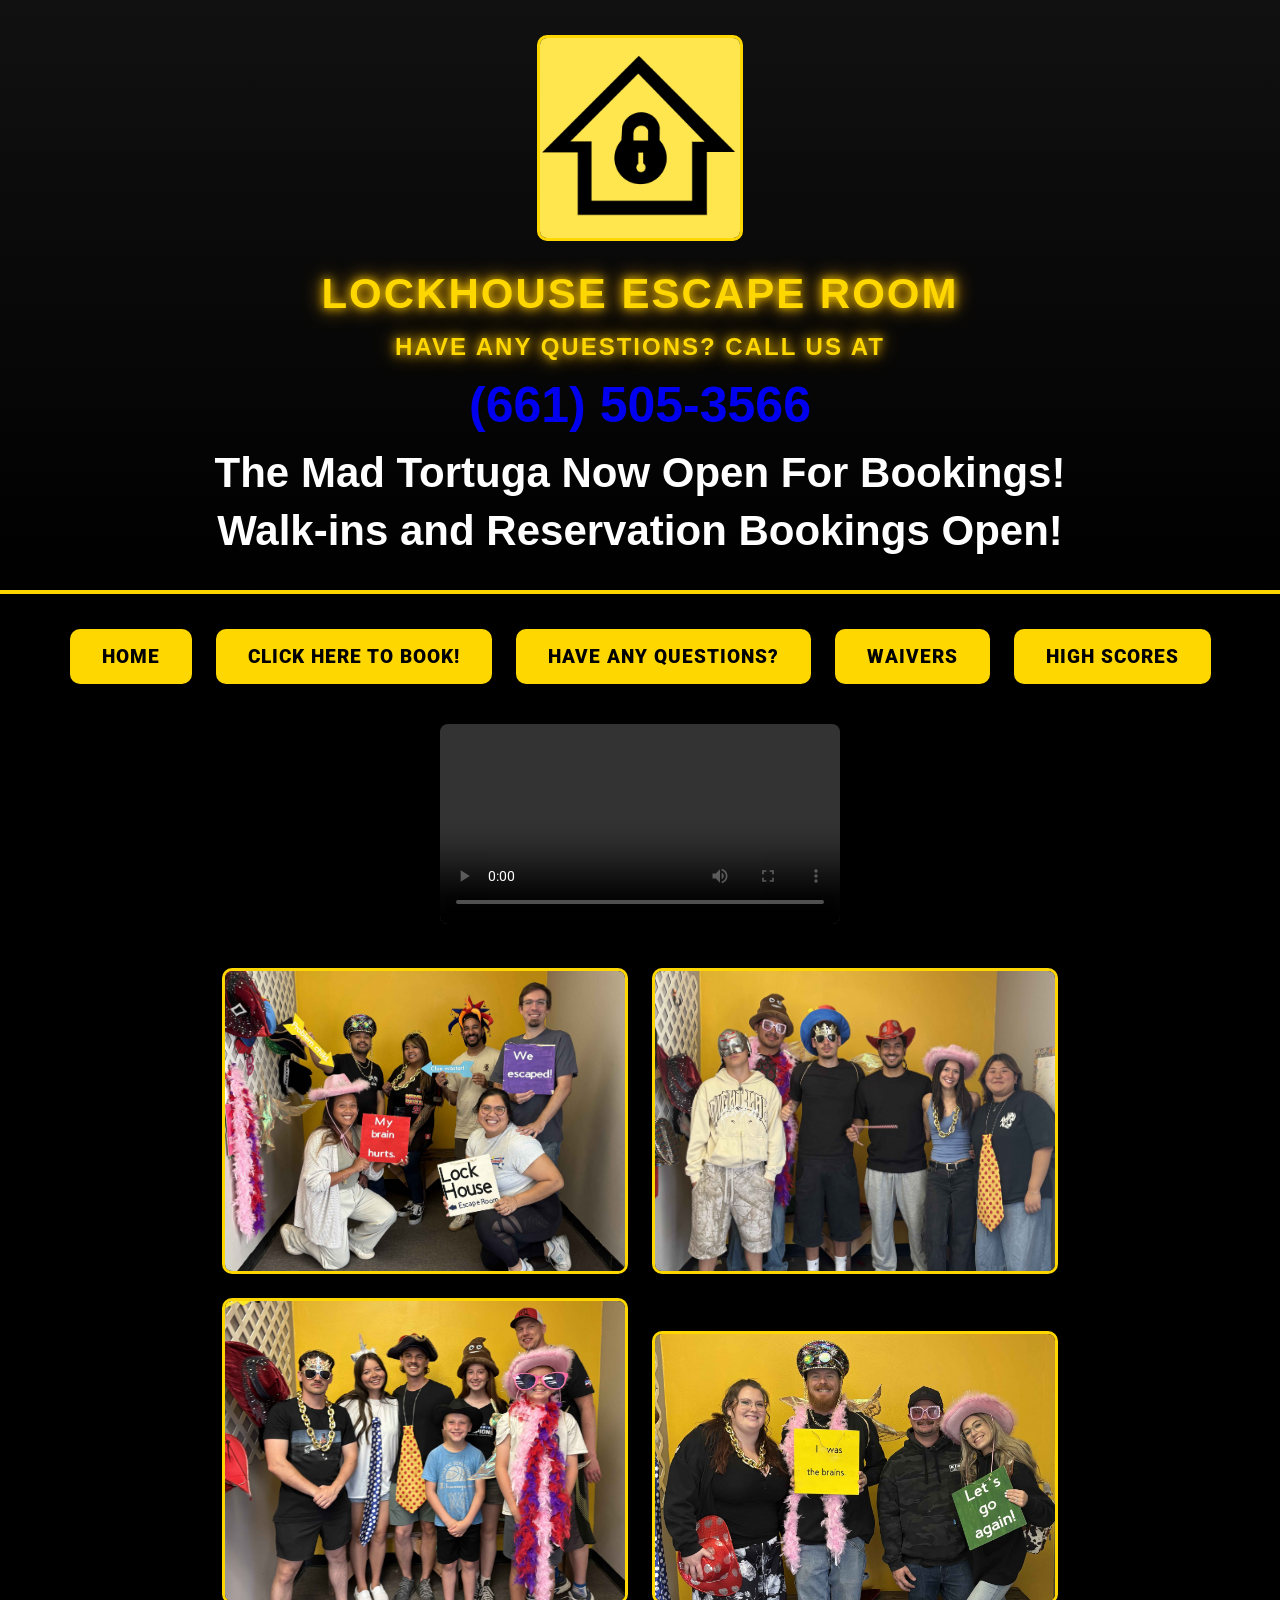
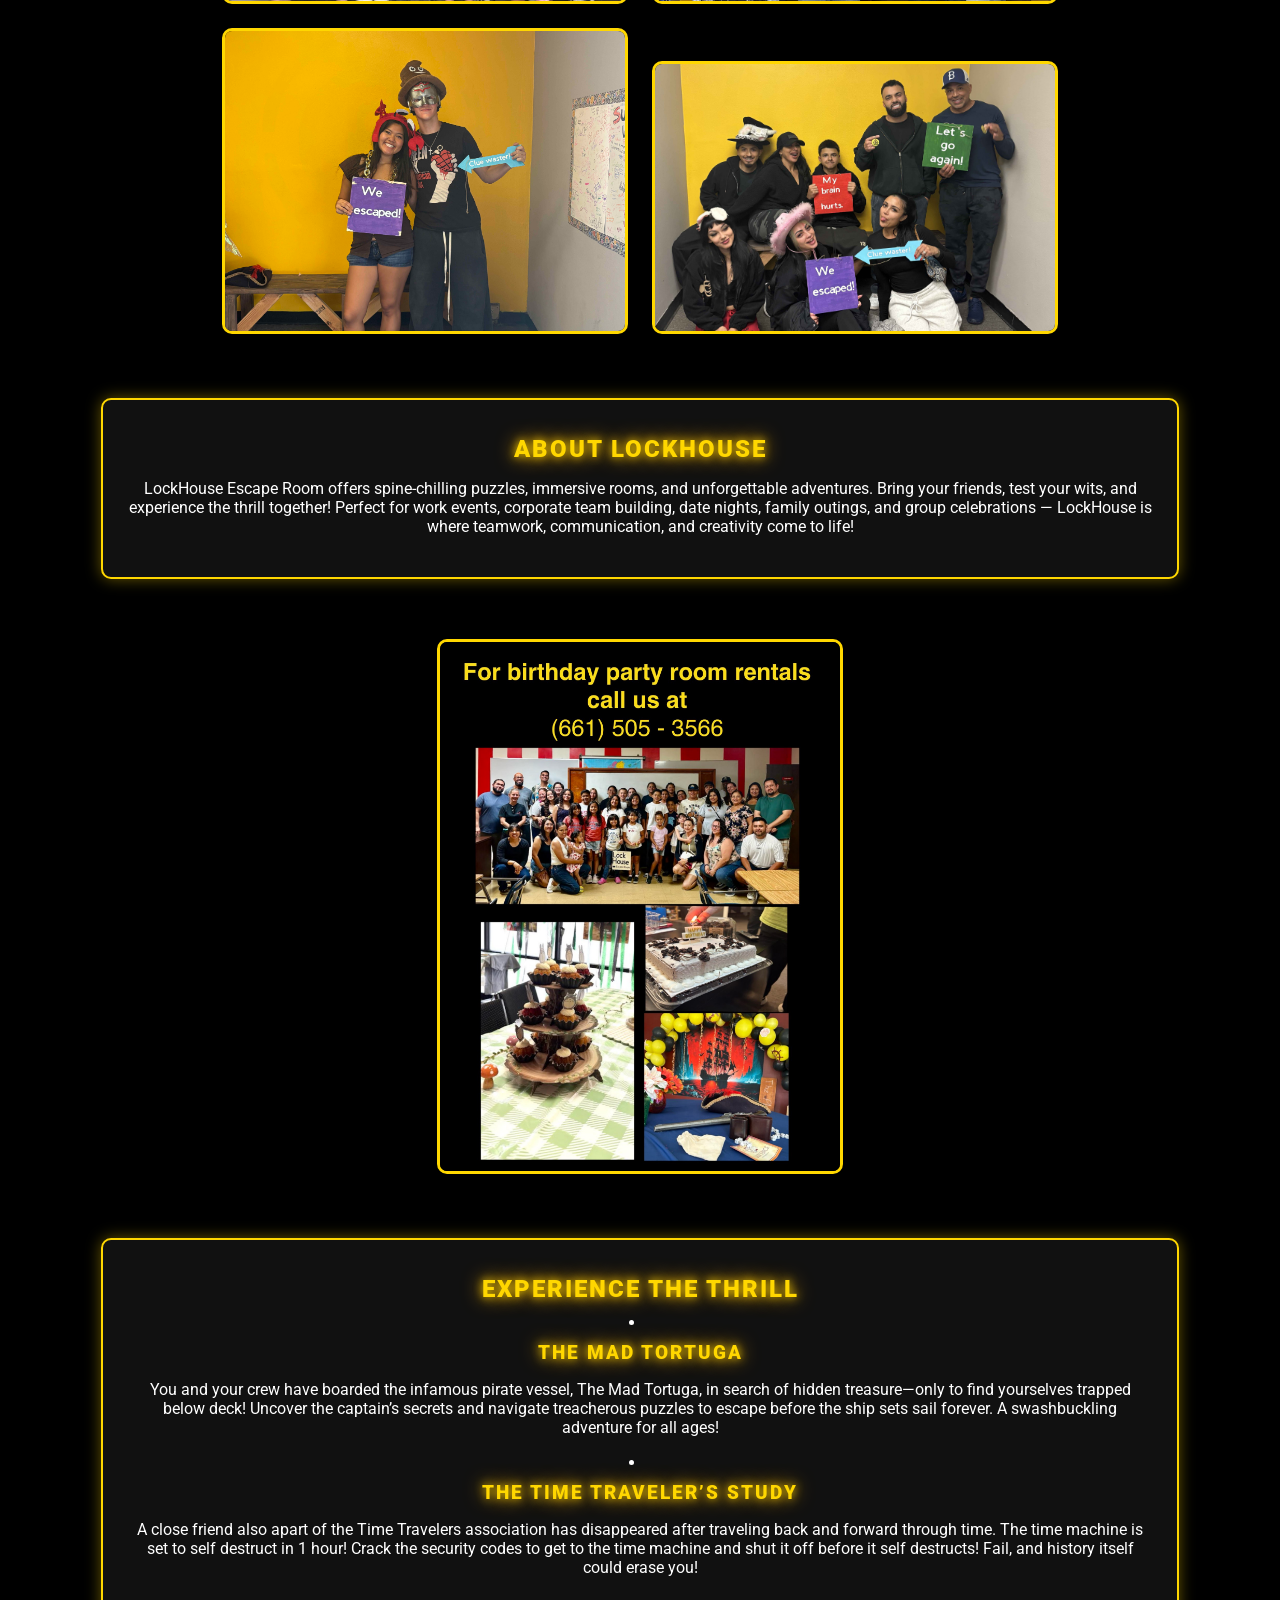
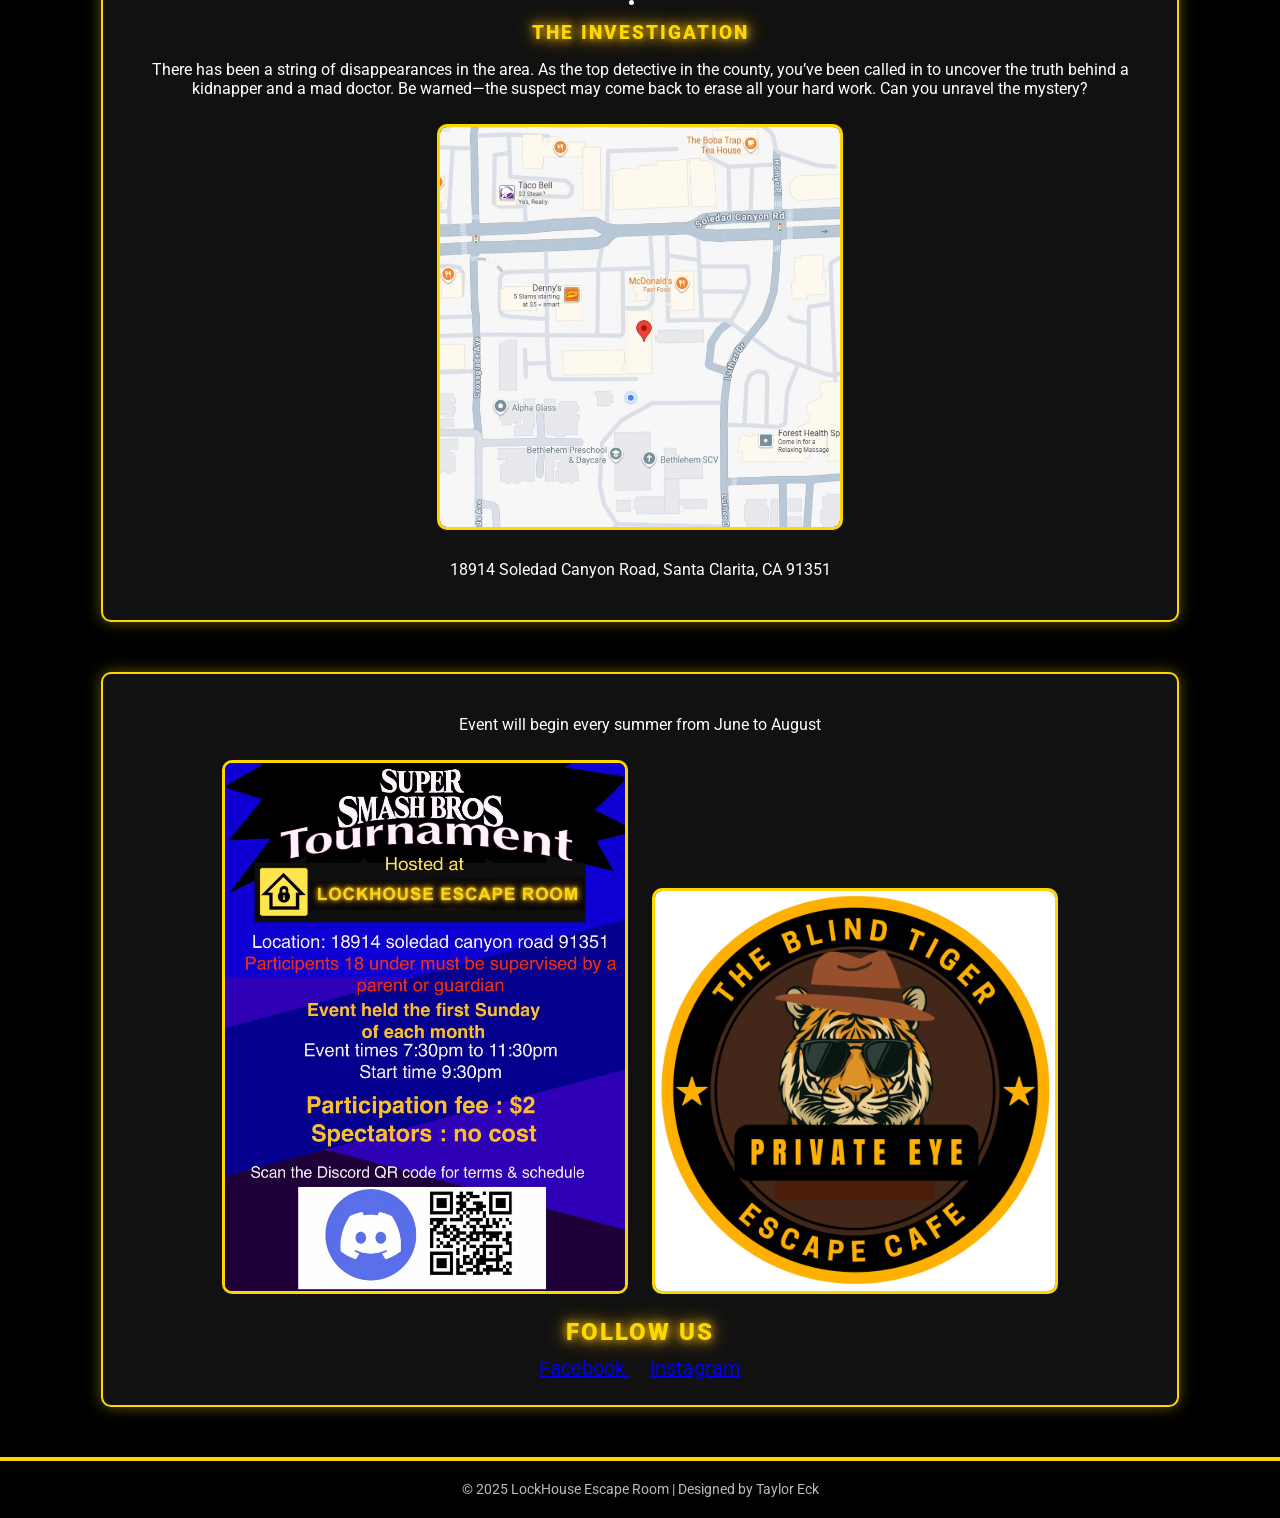
<file: index.html>
<!DOCTYPE html>
<html lang="en">
<head>
  <meta charset="UTF-8">
  <meta name="viewport" content="width=device-width, initial-scale=1.0">
  <title>LockHouse Escape Room</title>

  <!-- Google Font -->
  <link href="https://fonts.googleapis.com/css2?family=Roboto:wght@400;700;900&display=swap" rel="stylesheet">
  <link rel="stylesheet" href="style.css">




</head>

<body>
  <div class="container">

    <!-- HEADER / HERO -->
    <header style="text-align:center; font-family: Arial, sans-serif;">

      <img src="LHlogo.jpg" alt="LockHouse Logo" width="200" />



      <h1 style="font-size:42px; margin:10px 0;">
        <b>LOCKHOUSE ESCAPE ROOM</b>
      </h1>

      <!-- SALE / COUPON SECTION 

      <h2 style="color:red; font-size:40px; margin:15px 0;">
        COUPON
      </h2>

      <h3 style="color:lightseagreen; font-size:36px;">
        <b>LIMITED TIME SALE</b>
      </h3>

      <h2 style="margin-top:20px;">
        <a href="https://bookeo.com/lockhouseescaperoom/?promotion=COFFEE10"
           target="_blank"
           style="color:white; background:red; padding:12px 25px; text-decoration:none; border-radius:6px; font-weight:bold;">
           CLICK HERE!
        </a>
      </h2> -->

      <h2 style="margin-top:15px;">
        Have any questions? Call us at
      </h2>

     <p style="font-size: 50px; font-weight: bold; margin: 15px 0;">
    <a href="tel:+16615053566" style="text-decoration: none; ">(661) 505-3566</a>
</p>



<h4 style="font-size:42px; margin:10px 0;">The Mad Tortuga Now Open For Bookings!</h4>
<h4 style="font-size:42px; margin:10px 0;">Walk-ins and Reservation Bookings Open!</h4>


    </header>
<!-- NAVIGATION -->
<nav class="nav-buttons">
  <a href="index.html" class="nav-btn">Home</a>
  <a href="https://bookeo.com/lockhouseescaperoom" class="nav-btn" target="_blank">Click Here to Book!</a>
  <a href="questions.html" class="nav-btn">Have any questions?</a>
  <a href="waivers.html" class="nav-btn">Waivers</a>
  <a href="high scores.html" class="nav-btn spikey-btn">High Scores</a>
</nav>



<!-- PROMO VIDEO -->
        <div class="video-container" style="text-align:center; margin: 30px 0;">
            <video width="400" style="max-width: 100%; height: auto; border-radius: 8px;" controls>
                <source src="LOCKHOUSE AD.mp4" type="video/mp4">
                Your browser does not support the video tag.
            </video>
        </div>
    </div>
  </div>

  <!-- HIGH SCORES -->

  <img src="LH31.jpg" alt="LH31" width="400" />
  

  <img src="LH30.jpg" alt="LH30" width="400" />
  

<img src="LH32.jpg" alt="LH32" width="400" />
  

  <img src="LH22.jpg" alt="LH22" width="400" />
  
  <img src="LH33.jpg" alt="LH33" width="400" />

  <img src="LH11.jpg" alt="LH11" width="400" />



  <!-- ABOUT SECTION -->
  <section class="about">
    <h2>About LockHouse</h2>
    <p>
      LockHouse Escape Room offers spine-chilling puzzles, immersive rooms,
      and unforgettable adventures. Bring your friends, test your wits,
      and experience the thrill together! Perfect for work events,
      corporate team building, date nights, family outings, and group celebrations —
      LockHouse is where teamwork, communication, and creativity come to life!
    </p>
  </section>

  <img src="birthday.jpg" alt="birthday" width="400" />
 

  <!-- ROOMS -->
  <section class="puzzles">
    <h2>Experience the Thrill</h2>

      <li>
        <h3>The Mad Tortuga</h3>
        <p>
          You and your crew have boarded the infamous pirate vessel, The Mad Tortuga,
          in search of hidden treasure—only to find yourselves trapped below deck!
          Uncover the captain’s secrets and navigate treacherous puzzles to escape
          before the ship sets sail forever. A swashbuckling adventure for all ages!
        </p>
      </li>

      <li>
        <h3>The Time Traveler’s Study</h3>
        <p>
          A close friend also apart of the Time Travelers association has disappeared
          after traveling back and forward through time. The time machine is set to
          self destruct in 1 hour! Crack the security codes to get to the time machine
          and shut it off before it self destructs! Fail, and history itself could erase you!
        </p>
      </li>

      <li>
        <h3>The Investigation</h3>
        <p>
          There has been a string of disappearances in the area. As the top detective
          in the county, you’ve been called in to uncover the truth behind a kidnapper
          and a mad doctor. Be warned—the suspect may come back to erase all your hard
          work. Can you unravel the mystery?
        </p>
      </li>
    </ul>

    <img src="Map (3).jpg" alt="Location Map" width="400">


    <p class="address">
      18914 Soledad Canyon Road, Santa Clarita, CA 91351
    </p>
  </section>

  <!-- SOCIAL MEDIA -->
  <section class="social-links" style="text-align:center; margin-top:40px;">

    

<p>Event will begin every summer from June to August</p>
<img src="SMASH.jpg" alt="advertisments" width="400">

<img src="Blind_Tiger.jpg" alt="advertisments" width="400">

    <h2>Follow Us</h2>

    <a href="https://www.facebook.com/profile.php?id=61581365977867"
       target="_blank"
       style="margin:10px; font-size:20px;">
       Facebook
    </a>

    

    <a href="https://www.instagram.com/lockhouseescaperoom/"
       target="_blank"
       style="margin:10px; font-size:20px;">
       Instagram
    </a>
  </section>

  <!-- FOOTER -->
  <footer>
    <p>&copy; 2025 LockHouse Escape Room | Designed by Taylor Eck</p>
  </footer>

  <script src="script.js"></script>
</body>
</html>
</file>
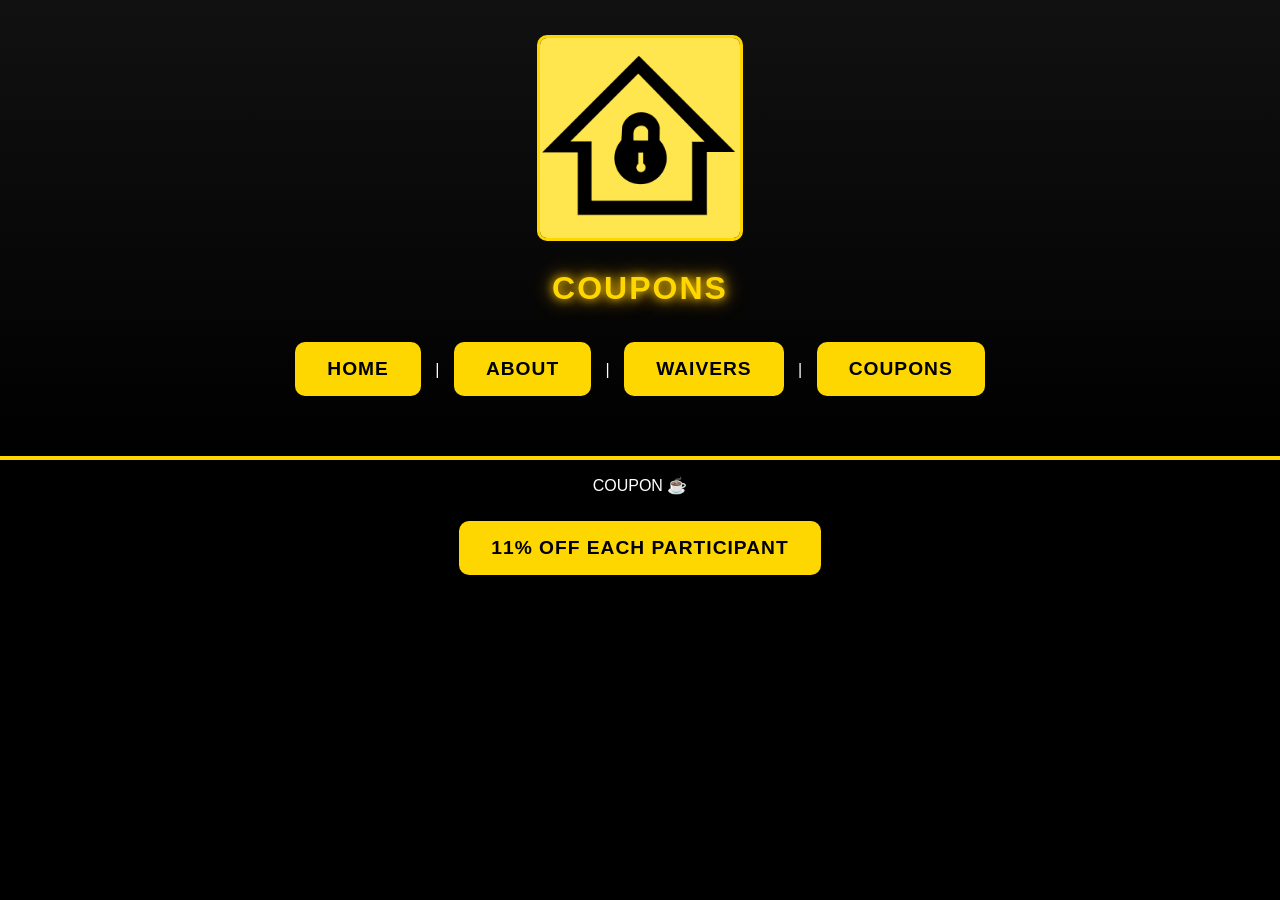
<file: coupons.html>
<!DOCTYPE html>
<html lang="en">
<head>

  <meta charset="UTF-8">
  <meta name="viewport" content="width=device-width, initial-scale=1.0">
  <title>Coupons - LockHouse EscapeRoom</title>

  <link href="https://fonts.googleapis.com/css2?family=Creepster&display=swap" rel="stylesheet">
  <link rel="stylesheet" href="style.css">

</head>
<body>
  <header>
    <img src="LHlogo.jpg" alt="LockHouse Logo" width="200" />
    <h1>Coupons</h1>

    <nav class="nav-buttons">
      <a href="index.html" class="nav-btn">Home</a> |
      <a href="about.html" class="nav-btn">About</a> |
      <a href="waivers.html" class="nav-btn">Waivers</a> |
      <a href="coupon.html" class="nav-btn">Coupons</a>
    </nav>

  </header>

  <main>

    <p>COUPON ☕</p>

    <!-- Coupon link -->
    <a href="https://bookeo.com/lockhouseescaperoom/?promotion=COFFEE10" class="nav-btn" target="_blank">
      11% OFF EACH PARTICIPANT
    </a>

  </main>
</body>
</html>
</file>
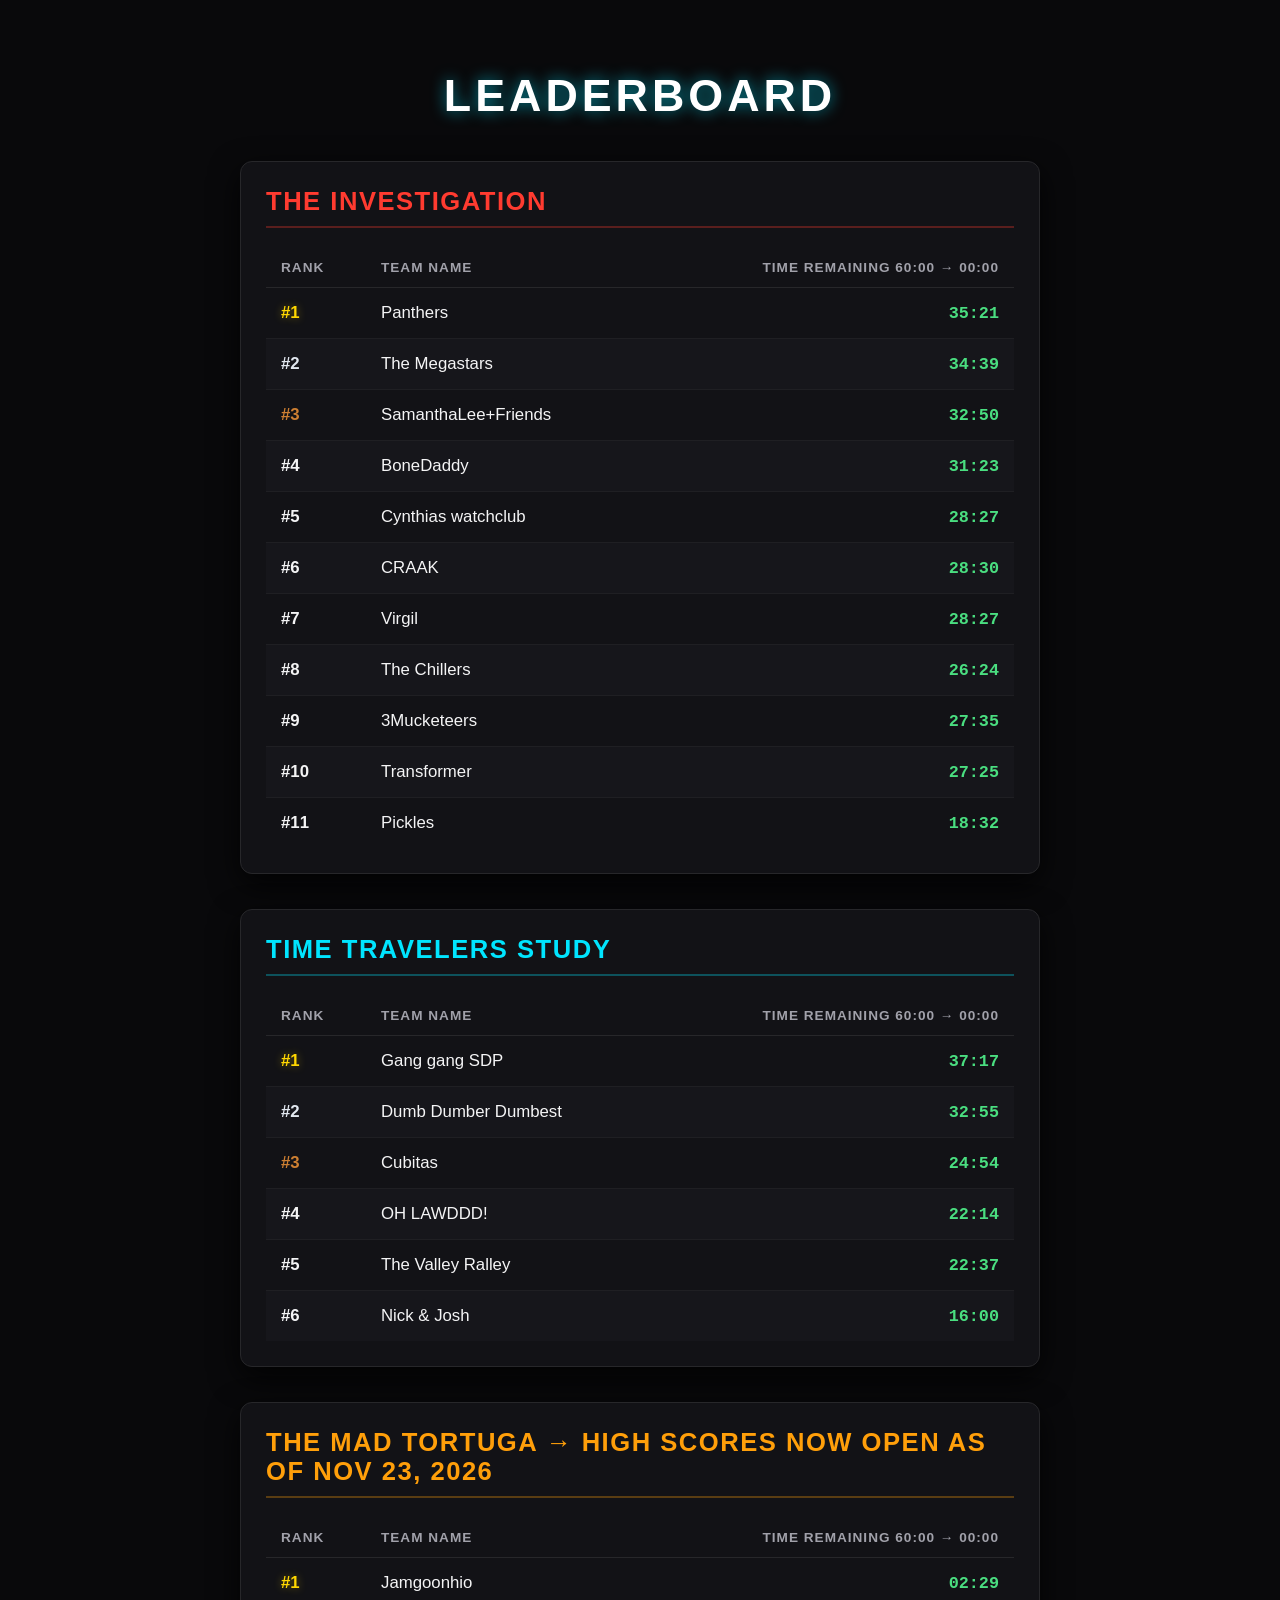
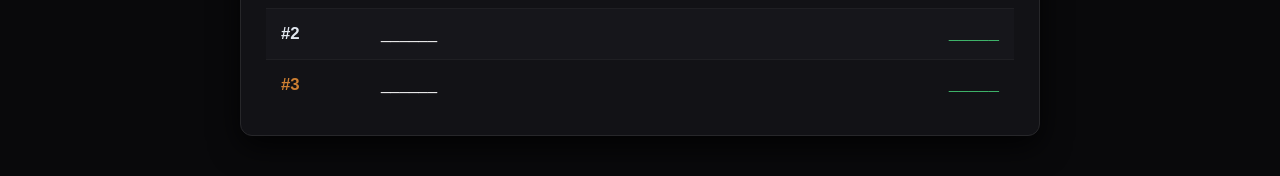
<file: high scores.html>
<!DOCTYPE html>
<html lang="en">
<head>
    <meta charset="UTF-8">
    <meta name="viewport" content="width=device-width, initial-scale=1.0">
    <title>High Scores List</title>
    <style>
        /* Base dark theme styling */
        body {
            background-color: #09090b;
            color: #f4f4f5;
            font-family: 'Segoe UI', Roboto, Helvetica, Arial, sans-serif;
            margin: 0;
            padding: 40px 20px;
            display: flex;
            flex-direction: column;
            align-items: center;
        }

        h1 {
            font-size: 2.8rem;
            text-transform: uppercase;
            letter-spacing: 4px;
            color: #ffffff;
            text-shadow: 0 0 15px rgba(0, 229, 255, 0.6);
            margin-bottom: 40px;
            text-align: center;
        }

        .container {
            width: 100%;
            max-width: 800px;
            display: flex;
            flex-direction: column;
            gap: 35px;
        }

        /* Individual Room Card */
        .room-card {
            background-color: #121216;
            border: 1px solid #27272a;
            border-radius: 12px;
            padding: 25px;
            box-shadow: 0 10px 30px rgba(0, 0, 0, 0.8);
            transition: transform 0.2s ease, border-color 0.2s ease;
        }

        .room-card:hover {
            border-color: #3f3f46;
        }

        .room-title {
            font-size: 1.6rem;
            margin-top: 0;
            margin-bottom: 20px;
            padding-bottom: 10px;
            border-bottom: 2px solid #27272a;
            letter-spacing: 1.5px;
            text-transform: uppercase;
        }

        /* Custom accent colors per room */
        .investigation .room-title { color: #ff3b30; border-bottom-color: rgba(255, 59, 48, 0.3); }
        .timetravel .room-title { color: #00e5ff; border-bottom-color: rgba(0, 229, 255, 0.3); }
        .tortuga .room-title { color: #ff9f0a; border-bottom-color: rgba(255, 159, 10, 0.3); }

        /* Table & Row Styling */
        table {
            width: 100%;
            border-collapse: collapse;
            text-align: left;
        }

        th {
            color: #a1a1aa;
            font-size: 0.85rem;
            text-transform: uppercase;
            letter-spacing: 1px;
            padding: 12px 15px;
            border-bottom: 1px solid #27272a;
        }

        td {
            padding: 15px;
            border-bottom: 1px solid #1f1f23;
            font-size: 1.05rem;
        }

        /* Alternating row shading and hover highlight */
        tbody tr:nth-child(even) {
            background-color: #16161b;
        }

        tbody tr:hover {
            background-color: #1e1e24;
        }

        tbody tr:last-child td {
            border-bottom: none;
        }

        /* Rank Badges */
        .rank {
            font-weight: bold;
            width: 70px;
        }
        .rank-1 { color: #ffd700; text-shadow: 0 0 8px rgba(255, 215, 0, 0.4); } /* Gold */
        .rank-2 { color: #e2e8f0; } /* Silver */
        .rank-3 { color: #cd7f32; } /* Bronze */

        .time {
            font-family: 'Courier New', Courier, monospace;
            font-weight: bold;
            color: #4ade80;
            text-align: right;
        }

        th.time-header {
            text-align: right;
        }
    </style>
</head>
<body>

    <h1>Leaderboard</h1>

    <div class="container">

        <!-- Room 1: The Investigation -->
        <div class="room-card investigation">
            <h2 class="room-title">The Investigation</h2>
            <table>
                <thead>
                    <tr>
                        <th class="rank">Rank</th>
                        <th>Team Name</th>
                        <th class="time-header">Time Remaining 60:00 → 00:00</th>
                    </tr>
                </thead>
                <tbody>
                    <tr>
                        <td class="rank rank-1">#1</td>
                        <td>Panthers</td>
                        <td class="time">35:21</td>
                    </tr>
                    <tr>
                        <td class="rank rank-2">#2</td>
                        <td>The Megastars</td>
                        <td class="time">34:39</td>
                    </tr>

                    <tr>
                        <td class="rank rank-3">#3</td>
                        <td>SamanthaLee+Friends</td>
                        <td class="time">32:50</td>
                    </tr>


                    <tr>
                        <td class="rank rank-4">#4</td>
                        <td>BoneDaddy</td>
                        <td class="time">31:23</td>
                    </tr>

                    <tr>
                        <td class="rank rank-5">#5</td>
                        <td>Cynthias watchclub</td>
                        <td class="time">28:27</td>
                    </tr>

                    <tr>
                        <td class="rank rank-6">#6</td>
                        <td>CRAAK</td>
                        <td class="time">28:30</td>
                    </tr>

                    <tr>
                        <td class="rank rank-7">#7</td>
                        <td>Virgil</td>
                        <td class="time">28:27</td>
                    </tr>

                    <tr>
                        <td class="rank rank-8">#8</td>
                        <td>The Chillers</td>
                        <td class="time">26:24</td>
                    </tr>

                    <tr>
                        <td class="rank rank-9">#9</td>
                        <td>3Mucketeers</td>
                        <td class="time">27:35</td>
                    </tr>

                    <tr>
                        <td class="rank rank-10">#10</td>
                        <td>Transformer</td>
                        <td class="time">27:25</td>
                    </tr>

                    <tr>
                        <td class="rank rank-11">#11</td>
                        <td>Pickles</td>
                        <td class="time">18:32</td>
                    </tr>

<!--

<tr>
                        <td class="rank rank-__">#__</td>
                        <td>______</td>
                        <td class="time">______</td>
                    </tr>
-->


                </tbody>
            </table>
        </div>

        <!-- Room 2: Time Travelers Study -->
        <div class="room-card timetravel">
            <h2 class="room-title">Time Travelers Study</h2>
            <table>
                <thead>
                    <tr>
                        <th class="rank">Rank</th>
                        <th>Team Name</th>
                        <th class="time-header">Time Remaining 60:00 → 00:00</th>
                    </tr>
                </thead>
                <tbody>



                    <tr>
                        <td class="rank rank-1">#1</td>
                        <td>Gang gang SDP</td>
                        <td class="time">37:17</td>
                    </tr>



                    <tr>
                        <td class="rank rank-2">#2</td>
                        <td>Dumb Dumber Dumbest</td>
                        <td class="time">32:55</td>
                    </tr>



                    <tr>
                        <td class="rank rank-3">#3</td>
                        <td>Cubitas</td>
                        <td class="time">24:54</td>
                    </tr>

                     <tr>
                        <td class="rank rank-4">#4</td>
                        <td>OH LAWDDD!</td>
                        <td class="time">22:14</td>
                    </tr>

                    <tr>
                        <td class="rank rank-5">#5</td>
                        <td>The Valley Ralley</td>
                        <td class="time">22:37</td>
                    </tr>


<tr>
                        <td class="rank rank-6">#6</td>
                        <td>Nick & Josh</td>
                        <td class="time">16:00</td>
                    </tr>



<!--

<tr>
                        <td class="rank rank-__">#__</td>
                        <td>______</td>
                        <td class="time">______</td>
                    </tr>

-->




                </tbody>
            </table>
        </div>

        <!-- Room 3: The Mad Tortuga -->
        <div class="room-card tortuga">
            <h2 class="room-title">The Mad Tortuga  →  High scores now open as of Nov 23, 2026</h2>
            <table>
                <thead>
                    <tr>
                        <th class="rank">Rank</th>
                        <th>Team Name</th>
                        <th class="time-header">Time Remaining 60:00 → 00:00</th>
                    </tr>
                </thead>
                <tbody>
                    <tr>
                        <td class="rank rank-1">#1</td>
                        <td>Jamgoonhio</td>
                        <td class="time">02:29</td>
                    </tr>
                    <tr>
                        <td class="rank rank-2">#2</td>
                        <td>______</td>
                        <td class="time">_____</td>
                    </tr>
                    <tr>
                        <td class="rank rank-3">#3</td>
                        <td>______</td>
                        <td class="time">_____</td>

                        <!--

<tr>
                        <td class="rank rank-__">#__</td>
                        <td>______</td>
                        <td class="time">______</td>
                    </tr>
-->
                    </tr>
                </tbody>
            </table>
        </div>

    </div>

</body>
</html>
</file>
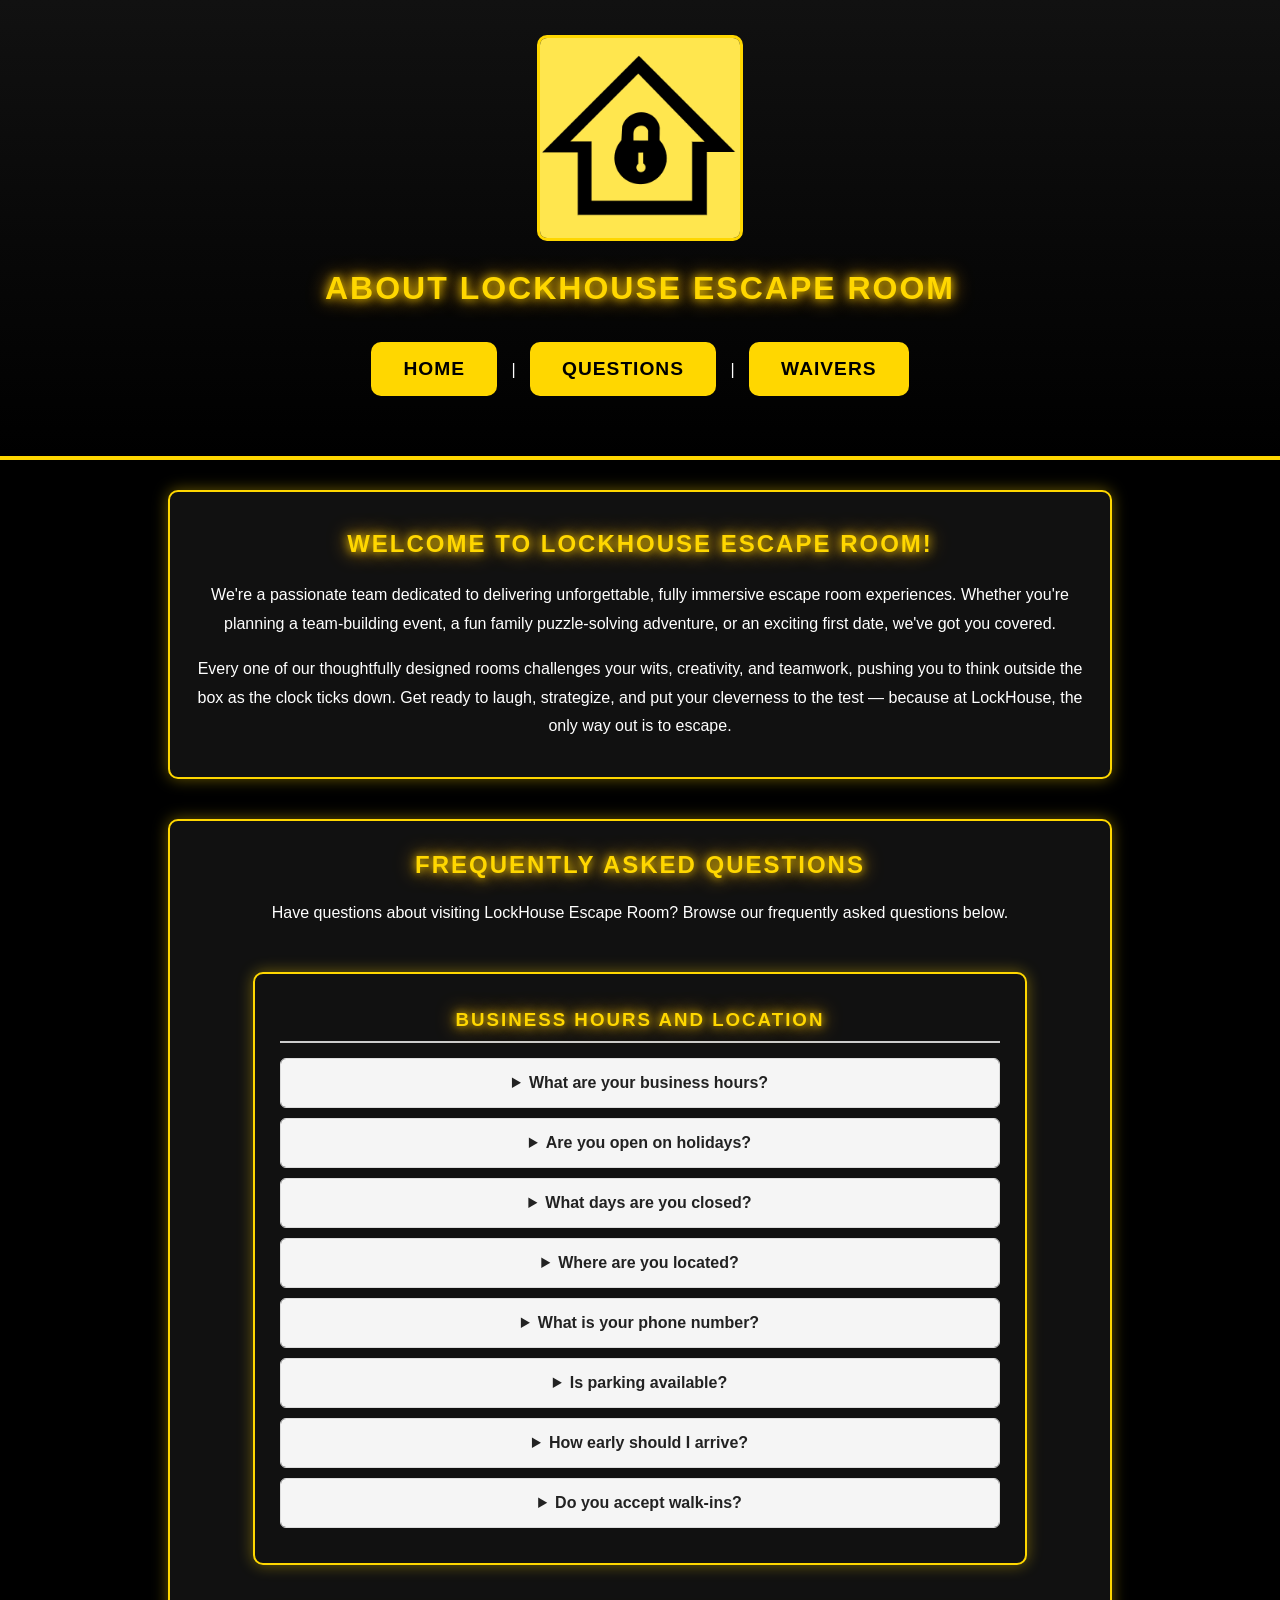
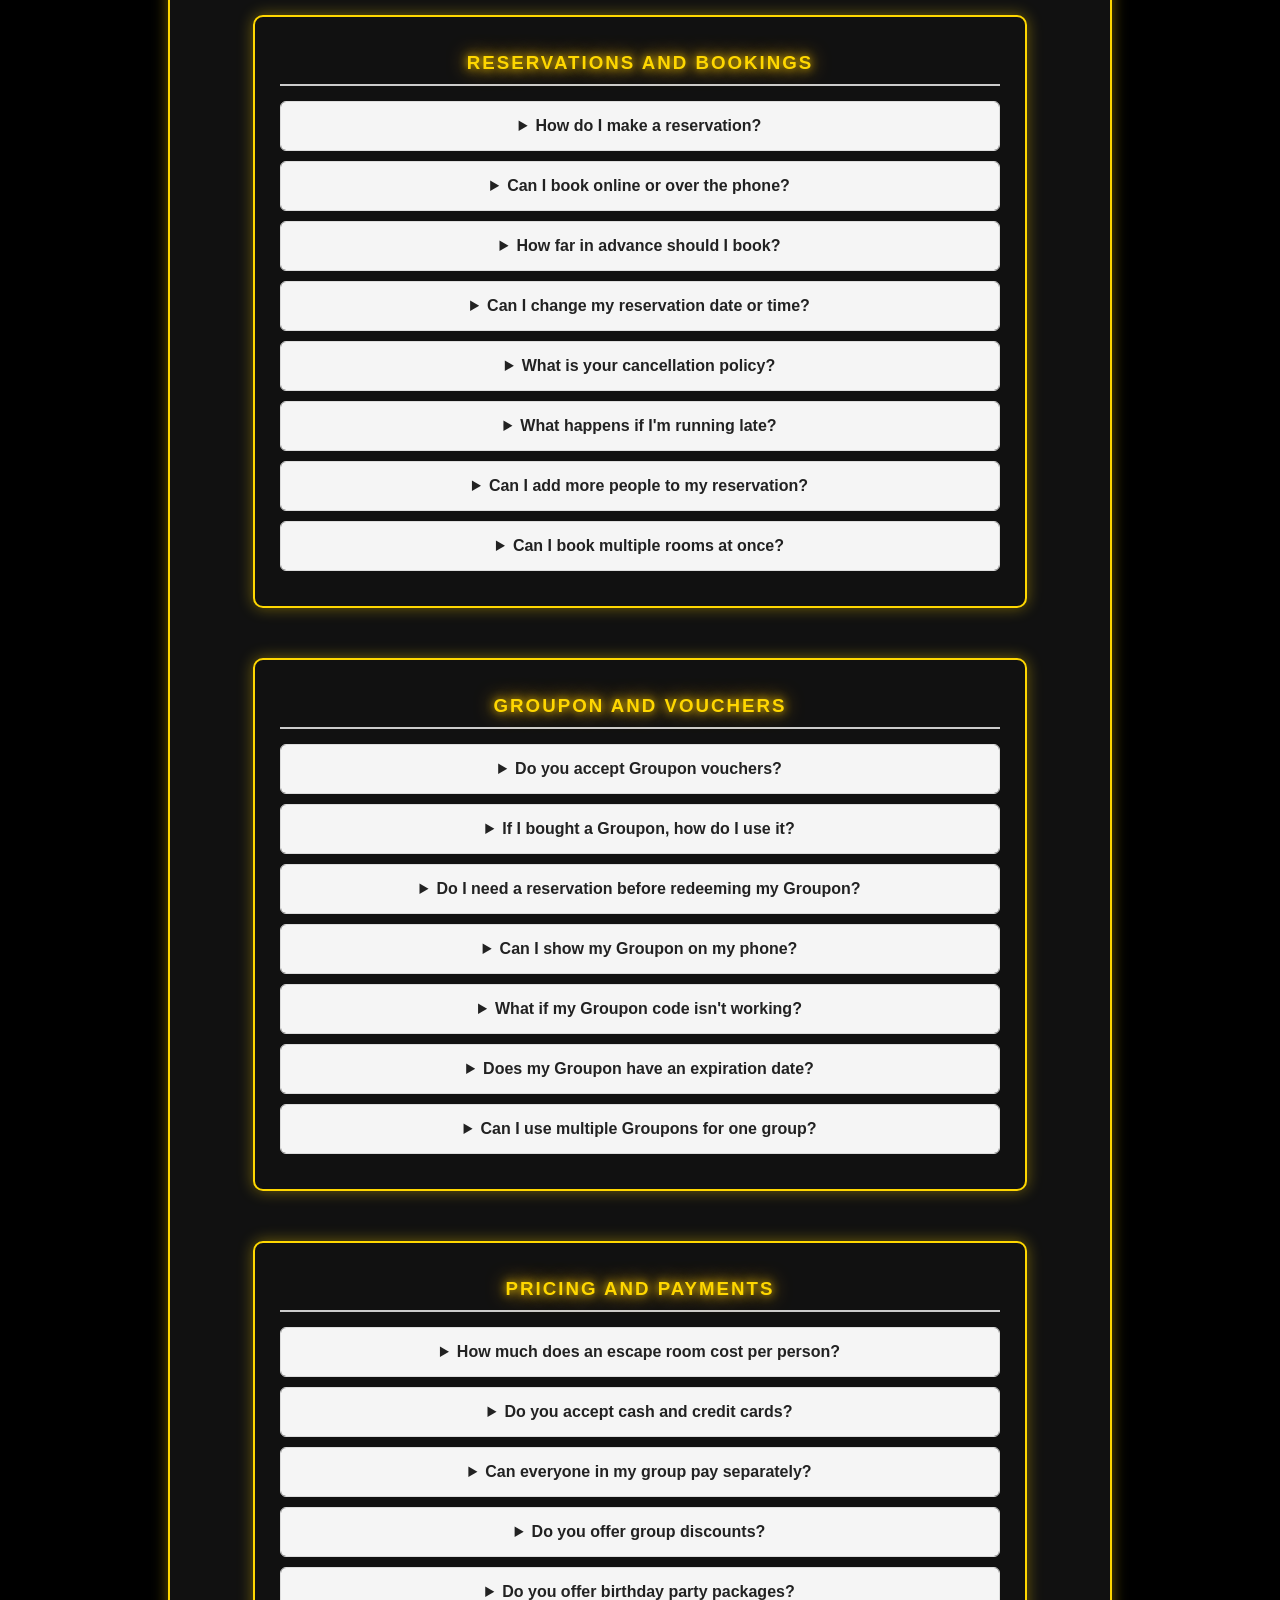
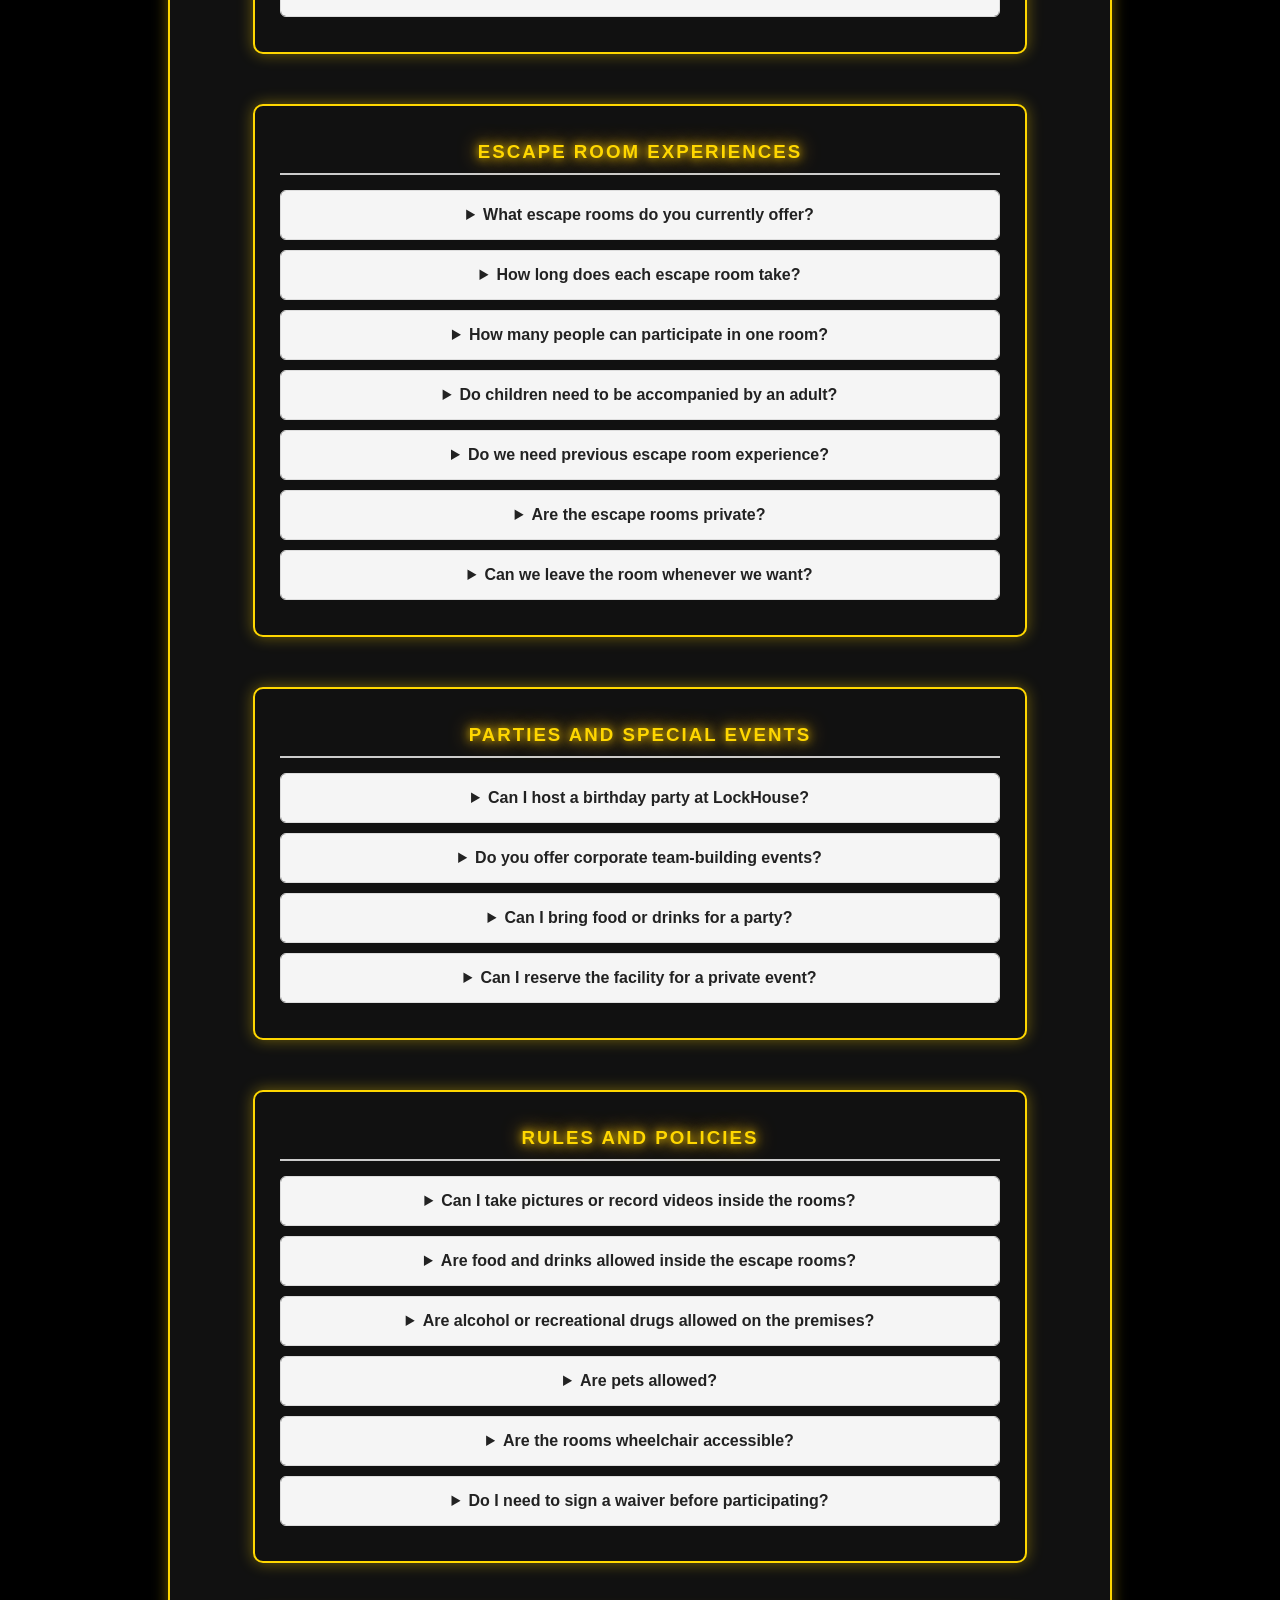
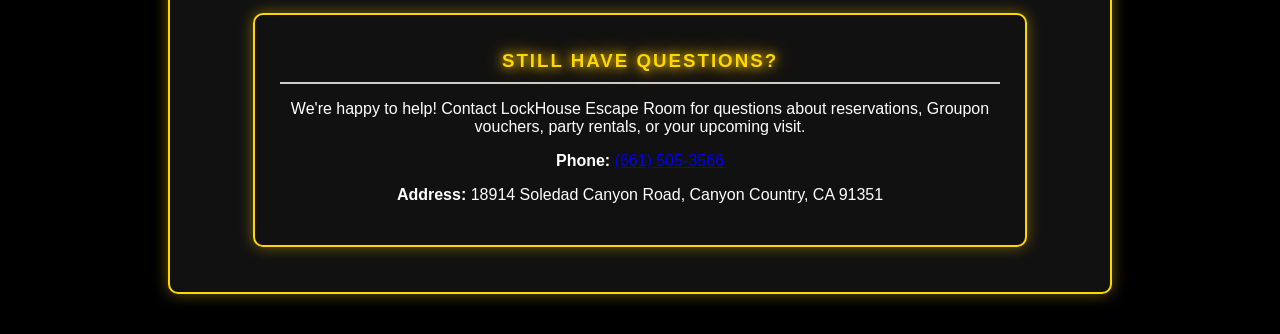
<file: questions.html>
<!DOCTYPE html>
<html lang="en">
<head>
  <meta charset="UTF-8">
  <meta name="viewport" content="width=device-width, initial-scale=1.0">

  <title>About & FAQ - LockHouse Escape Room</title>

  <link href="https://fonts.googleapis.com/css2?family=Creepster&display=swap" rel="stylesheet">
  <link rel="stylesheet" href="style.css">

  <style>
    .faq-container {
      max-width: 900px;
      margin: 40px auto;
      padding: 20px;
    }

    .faq-container h2 {
      text-align: center;
      margin-bottom: 25px;
    }

    .faq-category {
      margin-bottom: 25px;
    }

    .faq-category h3 {
      border-bottom: 2px solid #ccc;
      padding-bottom: 10px;
      margin-bottom: 15px;
    }

    .faq-item {
      margin-bottom: 10px;
      border: 1px solid #ddd;
      border-radius: 6px;
      overflow: hidden;
      background: #fff;
    }

    .faq-item summary {
      padding: 15px;
      cursor: pointer;
      font-weight: bold;
      color: #222;
      background: #f5f5f5;
    }

    .faq-item summary:hover {
      background: #e8e8e8;
    }

    .faq-answer {
      padding: 15px;
      line-height: 1.6;
      color: #333;
    }

    .faq-answer a {
      color: #0056b3;
    }

    .about-section {
      max-width: 900px;
      margin: 30px auto;
      padding: 20px;
      line-height: 1.8;
    }

    .comment-section-container {
      margin-top: 40px;
      padding-top: 20px;
      border-top: 2px dashed #ccc;
      max-width: 600px;
    }

    .comment-box {
      background: #fff;
      padding: 15px;
      border-radius: 8px;
      box-shadow: 0 2px 4px rgba(0,0,0,0.1);
      margin-bottom: 20px;
    }

    .comment-box textarea {
      width: 100%;
      height: 80px;
      padding: 10px;
      box-sizing: border-box;
      border: 1px solid #ccc;
      border-radius: 4px;
      resize: vertical;
      font-family: sans-serif;
    }

    .comment-box button {
      margin-top: 10px;
      padding: 8px 15px;
      background-color: #007bff;
      color: white;
      border: none;
      border-radius: 4px;
      cursor: pointer;
    }

    .comment-box button:hover {
      background-color: #0056b3;
    }

    .comment-list {
      margin-top: 20px;
    }

    .comment-item {
      background: #fff;
      padding: 15px;
      border-radius: 8px;
      box-shadow: 0 1px 3px rgba(0,0,0,0.1);
      margin-bottom: 10px;
    }

    .comment-text {
      margin: 0 0 10px 0;
      color: #333;
    }

    .action-buttons {
      display: flex;
      gap: 15px;
    }

    .like-btn,
    .dislike-btn {
      background: none;
      color: #555;
      border: 1px solid #ccc;
      padding: 4px 10px;
      font-size: 14px;
      cursor: pointer;
      border-radius: 4px;
    }

    .like-btn:hover {
      background-color: #e2f0d9;
      color: #385723;
    }

    .dislike-btn:hover {
      background-color: #fce4d6;
      color: #c65911;
    }

    @media (max-width: 600px) {
      .faq-container,
      .about-section {
        padding: 12px;
      }

      .faq-item summary {
        padding: 12px;
      }
    }
  </style>
</head>

<body>

  <header>
    <img src="LHlogo.jpg" alt="LockHouse Logo" width="200">

    <h1>About LockHouse Escape Room</h1>

    <nav class="nav-buttons">
      <a href="index.html" class="nav-btn">Home</a> |
      <a href="questions.html" class="nav-btn">Questions</a> |
      <a href="waivers.html" class="nav-btn">Waivers</a>
    </nav>
  </header>

  <main>

    <!-- ABOUT SECTION -->

    <section class="about-section">
      <h2>Welcome to LockHouse Escape Room!</h2>

      <p>
        We're a passionate team dedicated to delivering unforgettable,
        fully immersive escape room experiences. Whether you're planning
        a team-building event, a fun family puzzle-solving adventure, or
        an exciting first date, we've got you covered.
      </p>

      <p>
        Every one of our thoughtfully designed rooms challenges your
        wits, creativity, and teamwork, pushing you to think outside
        the box as the clock ticks down. Get ready to laugh, strategize,
        and put your cleverness to the test — because at LockHouse,
        the only way out is to escape.
      </p>
    </section>

    <!-- FREQUENTLY ASKED QUESTIONS -->

    <section class="faq-container">
      <h2>Frequently Asked Questions</h2>

      <p>
        Have questions about visiting LockHouse Escape Room?
        Browse our frequently asked questions below.
      </p>

      <!-- BUSINESS HOURS AND LOCATION -->

      <section class="faq-category">
        <h3>Business Hours and Location</h3>

        <details class="faq-item">
          <summary>What are your business hours?</summary>
          <div class="faq-answer">
            <p>Our regular business hours are:</p>
            <ul>
              <li>Monday: 5:00 PM – 11:00 PM</li>
              <li>Tuesday: Closed</li>
              <li>Wednesday: 5:00 PM – 11:00 PM</li>
              <li>Thursday: 5:00 PM – 11:00 PM</li>
              <li>Friday: 4:00 PM – 11:00 PM</li>
              <li>Saturday: 10:00 AM – 11:00 PM</li>
              <li>Sunday: 11:00 AM – 6:00 PM</li>
            </ul>
            <p>
              Hours may vary for special events, holidays, or scheduled bookings.
            </p>
          </div>
        </details>

        <details class="faq-item">
          <summary>Are you open on holidays?</summary>
          <div class="faq-answer">
            Yes! We may offer limited hours on holidays such as Christmas,
            Thanksgiving, and New Year's Eve. Please contact us to confirm
            our holiday hours.
          </div>
        </details>

        <details class="faq-item">
          <summary>What days are you closed?</summary>
          <div class="faq-answer">
            We are closed on New Year's Day. Please check with us for
            any additional holiday closures.
          </div>
        </details>

        <details class="faq-item">
          <summary>Where are you located?</summary>
          <div class="faq-answer">
            18914 Soledad Canyon Road, Canyon Country, CA 91351.
          </div>
        </details>

        <details class="faq-item">
          <summary>What is your phone number?</summary>
          <div class="faq-answer">
            You can reach us at
            <a href="tel:+16615053566">(661) 505-3566</a>.
          </div>
        </details>

        <details class="faq-item">
          <summary>Is parking available?</summary>
          <div class="faq-answer">Yes, parking is available.</div>
        </details>

        <details class="faq-item">
          <summary>How early should I arrive?</summary>
          <div class="faq-answer">
            We recommend arriving at least 15 minutes before your scheduled
            reservation.
          </div>
        </details>

        <details class="faq-item">
          <summary>Do you accept walk-ins?</summary>
          <div class="faq-answer">
            Yes, we accept walk-ins! However, we cannot guarantee room
            availability when you arrive. Rooms may already be booked or
            in use, so we recommend making a reservation in advance.
          </div>
        </details>
      </section>

      <!-- RESERVATIONS AND BOOKINGS -->

      <section class="faq-category">
        <h3>Reservations and Bookings</h3>

        <details class="faq-item">
          <summary>How do I make a reservation?</summary>
          <div class="faq-answer">
            Visit our website and click the "Book Now" button. You will be
            redirected to our booking site, where you can view availability
            and reserve your escape room.
          </div>
        </details>

        <details class="faq-item">
          <summary>Can I book online or over the phone?</summary>
          <div class="faq-answer">
            Reservations should be made through our online booking site.
            Phone inquiries are welcome for questions about party room
            rentals and special events.
          </div>
        </details>

        <details class="faq-item">
          <summary>How far in advance should I book?</summary>
          <div class="faq-answer">
            Online reservations can be made up to one month in advance.
            Please contact us if you have questions about bookings outside
            this timeframe.
          </div>
        </details>

        <details class="faq-item">
          <summary>Can I change my reservation date or time?</summary>
          <div class="faq-answer">
            Reservation changes may be made up to 12 hours before your
            scheduled booking. Please contact us for assistance.
          </div>
        </details>

        <details class="faq-item">
          <summary>What is your cancellation policy?</summary>
          <div class="faq-answer">
            Please contact us for information about cancellations and
            applicable policies. Reservation changes may be made up to
            12 hours before your scheduled booking.
          </div>
        </details>

        <details class="faq-item">
          <summary>What happens if I'm running late?</summary>
          <div class="faq-answer">
            Please call us as soon as possible if you are running late.
            We can discuss your reservation and determine whether
            accommodations are possible.
          </div>
        </details>

        <details class="faq-item">
          <summary>Can I add more people to my reservation?</summary>
          <div class="faq-answer">
            Yes, additional participants may be added when you arrive,
            provided the room does not exceed its maximum capacity.
          </div>
        </details>

        <details class="faq-item">
          <summary>Can I book multiple rooms at once?</summary>
          <div class="faq-answer">
            Groups may reserve up to two rooms. Please call
            <a href="tel:+16615053566">(661) 505-3566</a>
            for information about larger groups or additional reservations.
          </div>
        </details>
      </section>

      <!-- GROUPON AND VOUCHERS -->

      <section class="faq-category">
        <h3>Groupon and Vouchers</h3>

        <details class="faq-item">
          <summary>Do you accept Groupon vouchers?</summary>
          <div class="faq-answer">Yes! We accept Groupon vouchers.</div>
        </details>

        <details class="faq-item">
          <summary>If I bought a Groupon, how do I use it?</summary>
          <div class="faq-answer">
            Please call us directly at
            <a href="tel:+16615053566">(661) 505-3566</a>
            to check availability and arrange your reservation. Bring your
            Groupon voucher and have it ready to be scanned when you arrive.
          </div>
        </details>

        <details class="faq-item">
          <summary>Do I need a reservation before redeeming my Groupon?</summary>
          <div class="faq-answer">
            Yes. Contact us in advance to check availability and arrange
            your reservation. Please wait until you arrive before redeeming
            your Groupon so we can scan your voucher.
          </div>
        </details>

        <details class="faq-item">
          <summary>Can I show my Groupon on my phone?</summary>
          <div class="faq-answer">
            Yes! You may show your Groupon on your phone or bring a printed
            copy, provided the voucher includes a scannable code or barcode.
          </div>
        </details>

        <details class="faq-item">
          <summary>What if my Groupon code isn't working?</summary>
          <div class="faq-answer">
            Please contact Groupon Customer Support for technical assistance.
            Unfortunately, LockHouse Escape Room cannot modify Groupon
            voucher prices or resolve technical issues within Groupon's system.
          </div>
        </details>

        <details class="faq-item">
          <summary>Does my Groupon have an expiration date?</summary>
          <div class="faq-answer">
            Groupon vouchers may have expiration dates and other restrictions.
            Please review the terms and conditions listed on your voucher
            before purchasing.
          </div>
        </details>

        <details class="faq-item">
          <summary>Can I use multiple Groupons for one group?</summary>
          <div class="faq-answer">
            Only one Groupon may be used per group purchase. Please contact
            us if you have questions about your group's eligibility.
          </div>
        </details>
      </section>

      <!-- PRICING AND PAYMENTS -->

      <section class="faq-category">
        <h3>Pricing and Payments</h3>

        <details class="faq-item">
          <summary>How much does an escape room cost per person?</summary>
          <div class="faq-answer">
            Pricing may vary depending on the room, date, and availability.
            Please visit our online booking site for current prices.
          </div>
        </details>

        <details class="faq-item">
          <summary>Do you accept cash and credit cards?</summary>
          <div class="faq-answer">
            We accept debit cards and credit cards through our online
            booking site and at the door. Cash is also accepted for
            in-person payments. At this time, we do not accept PayPal.
          </div>
        </details>

        <details class="faq-item">
          <summary>Can everyone in my group pay separately?</summary>
          <div class="faq-answer">
            Yes! Participants may pay separately. Please coordinate your
            group's booking and payment arrangements in advance.
          </div>
        </details>

        <details class="faq-item">
          <summary>Do you offer group discounts?</summary>
          <div class="faq-answer">
            Group pricing may be available for parties of 10 or more.
            Please call
            <a href="tel:+16615053566">(661) 505-3566</a>
            for more information.
          </div>
        </details>

        <details class="faq-item">
          <summary>Do you offer birthday party packages?</summary>
          <div class="faq-answer">
            Yes! Please call
            <a href="tel:+16615053566">(661) 505-3566</a>
            to ask about birthday party packages and available rental options.
          </div>
        </details>
      </section>

      <!-- ESCAPE ROOM EXPERIENCES -->

      <section class="faq-category">
        <h3>Escape Room Experiences</h3>

        <details class="faq-item">
          <summary>What escape rooms do you currently offer?</summary>
          <div class="faq-answer">
            We currently offer three escape room experiences:
            <ul>
              <li><strong>Mad Tortuga:</strong> A pirate-themed adventure.</li>
              <li><strong>The Investigation:</strong> A mystery-solving experience.</li>
              <li><strong>The Time Traveler's Study:</strong> An adventure centered around time travel.</li>
            </ul>
          </div>
        </details>

        <details class="faq-item">
          <summary>How long does each escape room take?</summary>
          <div class="faq-answer">
            Each escape room has a 60-minute time limit. Participants also
            have access to three clues to help them progress through the game.
          </div>
        </details>

        <details class="faq-item">
          <summary>How many people can participate in one room?</summary>
          <div class="faq-answer">
            The maximum group size varies by room. Please check our online
            booking site for the participant limits listed for each experience.
          </div>
        </details>

        <details class="faq-item">
          <summary>Do children need to be accompanied by an adult?</summary>
          <div class="faq-answer">
            Yes. Children under the age of 13 must be accompanied by
            at least one adult.
          </div>
        </details>

        <details class="faq-item">
          <summary>Do we need previous escape room experience?</summary>
          <div class="faq-answer">
            Not at all! No previous escape room experience is necessary.
            Our games are designed for both beginners and experienced players.
          </div>
        </details>

        <details class="faq-item">
          <summary>Are the escape rooms private?</summary>
          <div class="faq-answer">
            Yes. Our escape rooms are private experiences reserved for
            your group when you book.
          </div>
        </details>

        <details class="faq-item">
          <summary>Can we leave the room whenever we want?</summary>
          <div class="faq-answer">
            Yes. For safety and emergency purposes, participants may
            leave the room at any time.
          </div>
        </details>
      </section>

      <!-- PARTIES AND SPECIAL EVENTS -->

      <section class="faq-category">
        <h3>Parties and Special Events</h3>

        <details class="faq-item">
          <summary>Can I host a birthday party at LockHouse?</summary>
          <div class="faq-answer">
            Absolutely! Call
            <a href="tel:+16615053566">(661) 505-3566</a>
            for information about birthday party packages, room rentals,
            and reservation options.
          </div>
        </details>

        <details class="faq-item">
          <summary>Do you offer corporate team-building events?</summary>
          <div class="faq-answer">
            Yes! We offer options for special events, including team-building
            activities and party room rentals. Please call us to discuss
            your group's needs and available packages.
          </div>
        </details>

        <details class="faq-item">
          <summary>Can I bring food or drinks for a party?</summary>
          <div class="faq-answer">
            Yes! Food and drinks are permitted in designated birthday party
            and event rental areas. However, food and drinks are not
            permitted inside the escape rooms.
          </div>
        </details>

        <details class="faq-item">
          <summary>Can I reserve the facility for a private event?</summary>
          <div class="faq-answer">
            Yes, private event reservations may be available. Please contact
            us to discuss availability and rental options.
          </div>
        </details>
      </section>

      <!-- RULES AND POLICIES -->

      <section class="faq-category">
        <h3>Rules and Policies</h3>

        <details class="faq-item">
          <summary>Can I take pictures or record videos inside the rooms?</summary>
          <div class="faq-answer">
            No. Photography and video recording are not permitted inside
            our escape rooms to protect the puzzles and experience for
            future participants.
          </div>
        </details>

        <details class="faq-item">
          <summary>Are food and drinks allowed inside the escape rooms?</summary>
          <div class="faq-answer">
            No. Food and drinks are not permitted inside the escape rooms.
            They may be allowed in designated party and event rental areas.
          </div>
        </details>

        <details class="faq-item">
          <summary>Are alcohol or recreational drugs allowed on the premises?</summary>
          <div class="faq-answer">
            No. Alcohol and recreational drugs or substances, whether
            legal or illegal, are prohibited on the premises.
          </div>
        </details>

        <details class="faq-item">
          <summary>Are pets allowed?</summary>
          <div class="faq-answer">
            Unfortunately, pets are not permitted inside LockHouse Escape
            Room. Please contact us regarding service animals and applicable
            accessibility requirements.
          </div>
        </details>

        <details class="faq-item">
          <summary>Are the rooms wheelchair accessible?</summary>
          <div class="faq-answer">
            Accessibility varies by room, and some rooms may not meet ADA
            accessibility requirements. Please call
            <a href="tel:+16615053566">(661) 505-3566</a>
            before booking so we can discuss your accessibility needs.
          </div>
        </details>

        <details class="faq-item">
          <summary>Do I need to sign a waiver before participating?</summary>
          <div class="faq-answer">
            Yes. All required waivers must be completed before participating.
            You may be able to sign your waiver online during booking or
            complete it in person before your experience begins.
          </div>
        </details>
      </section>

      <!-- CONTACT INFORMATION -->

      <section class="faq-category">
        <h3>Still Have Questions?</h3>

        <p>
          We're happy to help! Contact LockHouse Escape Room for questions
          about reservations, Groupon vouchers, party rentals, or your
          upcoming visit.
        </p>

        <p>
          <strong>Phone:</strong>
          <a href="tel:+16615053566">(661) 505-3566</a>
        </p>

        <p>
          <strong>Address:</strong>
          18914 Soledad Canyon Road, Canyon Country, CA 91351
        </p>
      </section>

    </section>

  </main>

</body>
</html>
</file>
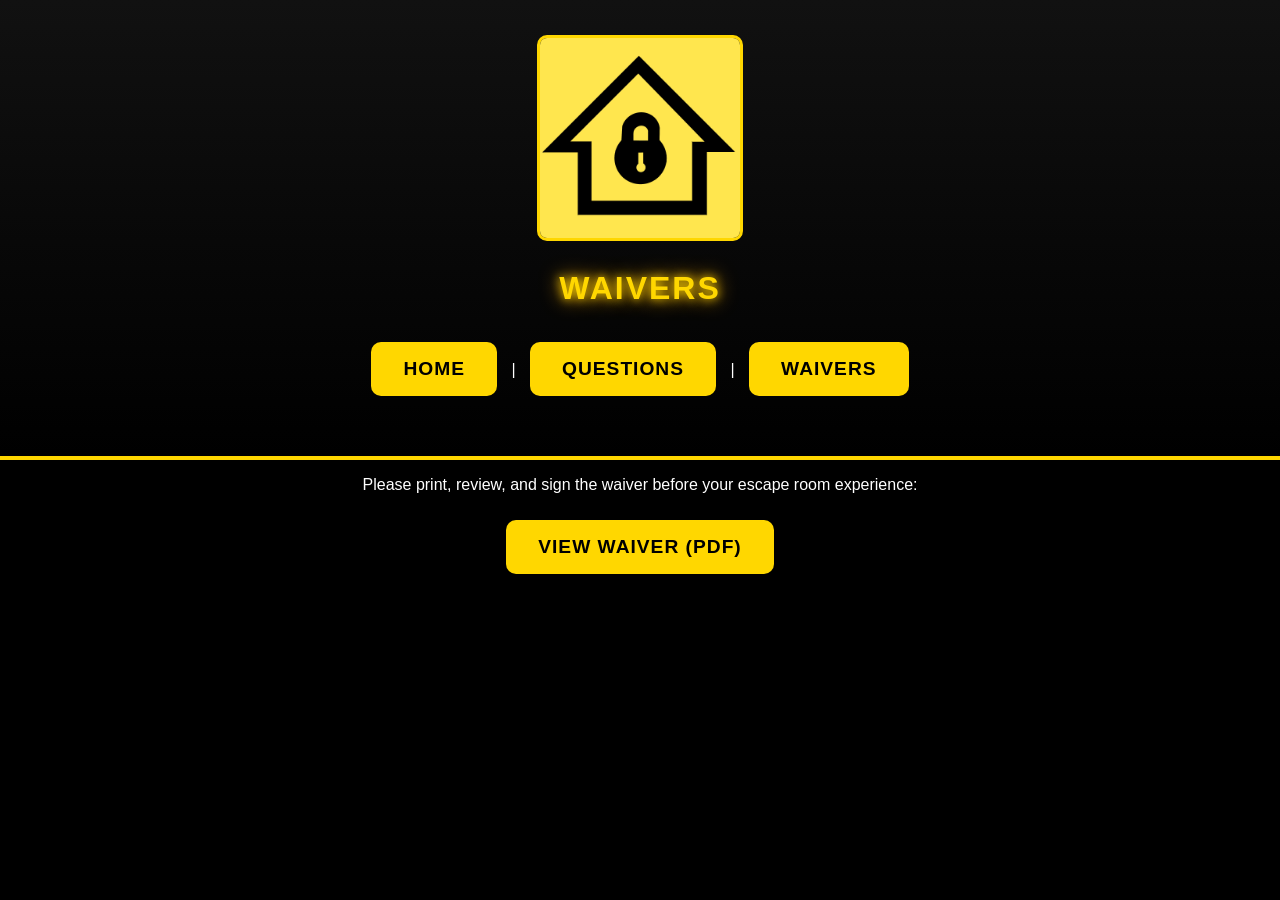
<file: waivers.html>
<!DOCTYPE html>
<html lang="en">
<head>


  <meta charset="UTF-8">
  <meta name="viewport" content="width=device-width, initial-scale=1.0">
  <title>Waivers - LockHouse EscapeRoom</title>

  <link href="https://fonts.googleapis.com/css2?family=Creepster&display=swap" rel="stylesheet">
  <link rel="stylesheet" href="style.css">


</head>
<body>
  <header>
    <img src="LHlogo.jpg" alt="LockHouse Logo" width="200" />
    <h1>Waivers</h1>


    <nav class="nav-buttons">
      <a href="index.html" class="nav-btn">Home</a> |
      <a href="questions.html" class="nav-btn">Questions</a> |
      <a href="waivers.html" class="nav-btn">Waivers</a>
</nav>


  </header>

  <main>

    <p>Please print, review, and sign the waiver before your escape room experience:</p>

  <!-- PDF link (opens in browser) -->
  <a href="LockHouse_EscapeRoom_Waiver.pdf" class="nav-btn" target="_blank">
    View Waiver (PDF)
  </a>



  </main>
</body>
</html>
</file>
<file: style.css>
/* =========================
   GENERAL
========================= */
body {
  margin: 0;
  background-color: #000;
  color: #fff;
  font-family: 'Roboto', Helvetica, Arial, sans-serif;
  text-align: center;
}



h1, 

/*  Have any questions? Call us at  (661) 505-3566  */
h2, h3 {
  ;
  font-weight: 900;
  color: #FFD700;
  text-transform: uppercase;
  letter-spacing: 2px;
  text-shadow: 0 0 10px #FFD700, 0 0 20px #FFA500;
  margin: 10px 0;
}

h4 
.announcement {
  color: #b30000;
  font-family: "UnifrakturCook", "Creepster", "Georgia", serif;
  font-size: 30px;
  font-weight: 900;
  text-align: center;
  text-transform: uppercase;
  letter-spacing: 3px;
  text-shadow:
    0 0 5px #ff0000,
    0 0 12px #8b0000,
    2px 2px 3px #000;
  margin: 10px 0;
}

/* =========================
   HEADER
========================= */
header {
  padding: 25px;
  background: linear-gradient(180deg, #111 0%, #000 100%);
  border-bottom: 4px solid #FFD700;
}

header img {
  margin-bottom: 15px;
}

/* =========================
   TOY DRIVE BANNER
========================= */
.toy-drive-banner {
  background: linear-gradient(180deg, #b11226 0%, #7a0c18 100%);
  color: #ffffff;
  text-align: center;
  padding: 20px;
  margin: 20px auto;
  width: 90%;
  max-width: 900px;
  border-radius: 10px;
  border: 3px solid #FFD700;
  box-shadow: 0 0 20px rgba(255, 215, 0, 0.6);
}

.toy-drive-banner h2 {
  margin: 0;
  font-weight: 900;
  letter-spacing: 2px;
  color: #ffffff;
  text-shadow: 0 0 10px rgba(255, 255, 255, 0.8);
}

.toy-drive-banner p {
  margin-top: 10px;
  font-size: 1.05rem;
  font-weight: 500;
  color: #ffffff;
}

/* =========================
   NAVIGATION (FIXED SIZE)
========================= */
.nav-buttons {
  margin: 25px 0;
}

.nav-btn {
  text-decoration: none;
  color: #000;
  background-color: #FFD700;
  padding: 16px 32px;
  border-radius: 10px;
  margin: 10px;
  font-weight: 900;
  font-size: 1.2rem;
  text-transform: uppercase;
  letter-spacing: 1px;
  transition: all 0.3s ease;
  display: inline-block;
}

.nav-btn:hover {
  background-color: #000;
  color: #FFD700;
  border: 2px solid #FFD700;
  box-shadow: 0 0 15px #FFD700;
}

/* =========================
   SECTIONS
========================= */
section {
  margin: 50px auto;
  padding: 25px;
  width: 80%;
  background-color: #111;
  border: 2px solid #FFD700;
  border-radius: 10px;
  box-shadow: 0 0 15px rgba(255, 215, 0, 0.4);
}

/* =========================
   FOOTER
========================= */
footer {
  background-color: #000;
  border-top: 4px solid #FFD700;
  padding: 20px;
  font-size: 0.9rem;
  color: #bbb;
}

footer p {
  margin: 0;
  font-weight: 400;
}

/* =========================
   IMAGES
========================= */
img {
  border-radius: 10px;
  margin: 10px;
  border: 3px solid #FFD700;
  transition: transform 0.3s ease;
}

img:hover {
  transform: scale(1.05);
  box-shadow: 0 0 15px #FFD700;
}

/* =========================
   MOBILE FRIENDLY FIXES
========================= */
@media (max-width: 600px) {
  .nav-buttons {
    display: flex;
    flex-direction: column;
    align-items: center;
    gap: 12px;
  }

  .nav-btn {
    width: 85%;
    font-size: 1.3rem;
    padding: 18px 20px;
  }

  section {
    width: 95%;
    padding: 15px;
  }

  img {
    width: 90%;
    height: auto;
  }

  h1, h2, h3, h4 {
    font-size: 1.2rem;
    letter-spacing: 1px;
  }

  .toy-drive-banner {
    width: 95%;
    padding: 15px;
  }

  /* =========================
   NAV SIZE OVERRIDE (FINAL FIX)
========================= */
.nav-buttons .nav-btn {
  font-size: 1.35rem !important;
  padding: 18px 34px !important;
}

.puzzles {
  max-width: 900px;
  margin: auto;
  padding: 2rem;
}

.puzzle-list {
  list-style: none;
  padding: 0;
}

.puzzle-list li {
  margin-bottom: 2rem;
}

.puzzle-list h3 {
  margin-bottom: 0.5rem;
  font-size: 1.4rem;
}

.address {
  margin-top: 1rem;
  font-weight: bold;
}

}
</file>
